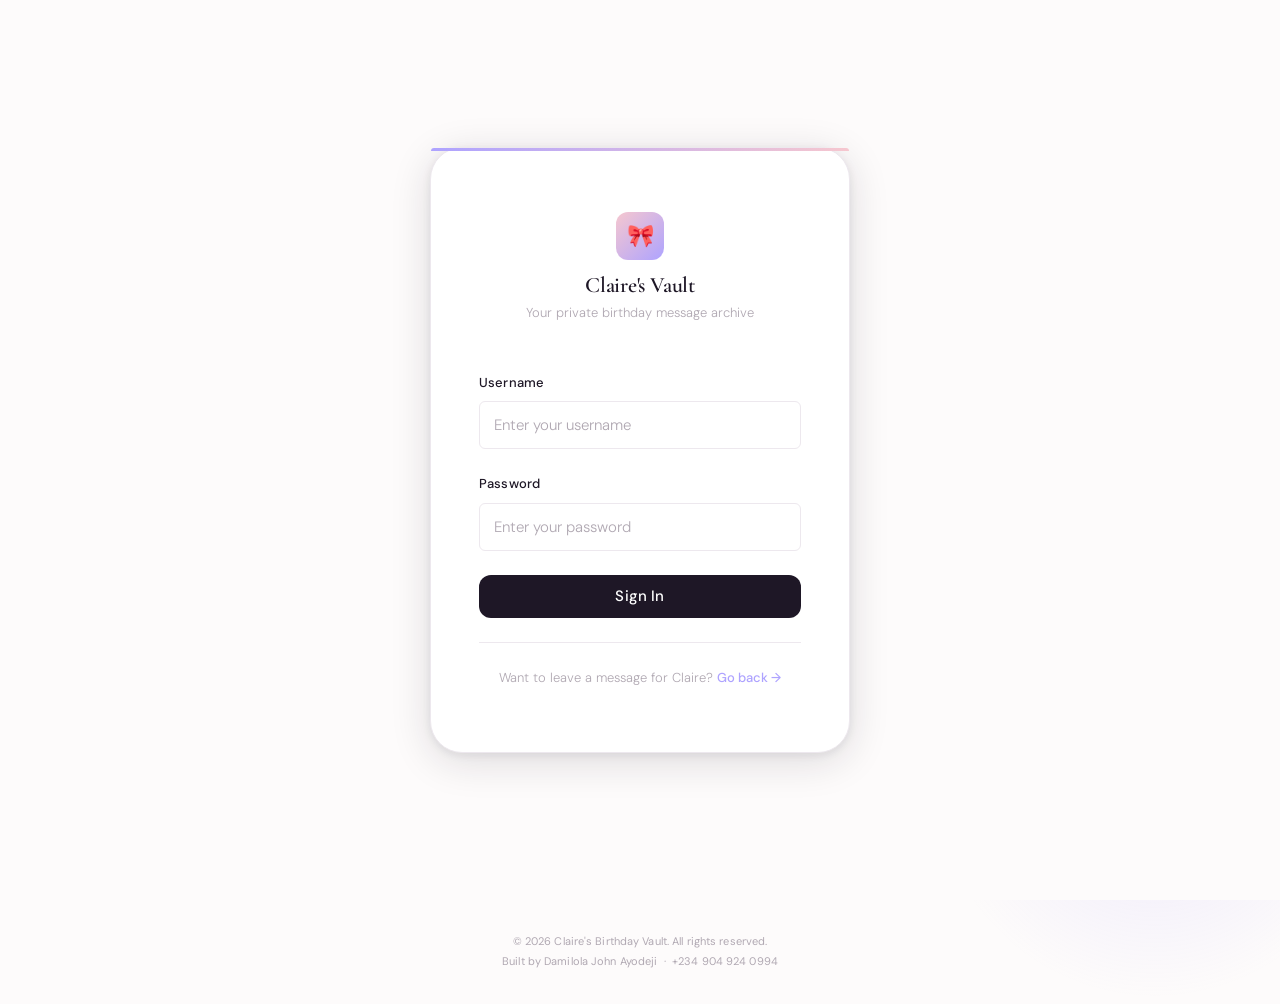
<file: login.html>
<!DOCTYPE html>
<html lang="en">
<head>
  <meta charset="UTF-8" />
  <meta name="viewport" content="width=device-width, initial-scale=1.0" />
  <title>Sign In — Claire's Birthday Vault</title>
  <link rel="stylesheet" href="styles.css" />
</head>
<body>

  <!-- Background blobs -->
  <div class="login-bg-blob-1"></div>
  <div class="login-bg-blob-2"></div>

  <div class="login-page">

    <div class="login-card">

      <!-- Logo -->
      <div class="login-logo">
        <div class="login-logo-icon">🎀</div>
        <h1>Claire's Vault</h1>
        <p>Your private birthday message archive</p>
      </div>

      <!-- Error -->
      <div class="login-error" id="login-error">
        Incorrect credentials. Please try again.
      </div>

      <!-- Form -->
      <div class="login-form" id="login-form">

        <div class="input-group">
          <label for="username">Username</label>
          <input
            type="text"
            id="username"
            name="username"
            placeholder="Enter your username"
            autocomplete="username"
          />
        </div>

        <div class="input-group">
          <label for="password">Password</label>
          <input
            type="password"
            id="password"
            name="password"
            placeholder="Enter your password"
            autocomplete="current-password"
          />
        </div>

        <button class="btn btn-primary btn-lg" id="login-btn" onclick="handleLogin()">
          <span id="login-label">Sign In</span>
          <div class="spinner" id="login-spinner" style="display:none;"></div>
        </button>

      </div>

      <div class="divider"></div>

      <p style="text-align:center; font-size: var(--text-sm); color: var(--muted); font-weight: 300;">
        Want to leave a message for Claire?
        <a href="index.html" style="color: var(--lavender); font-weight: 500;">Go back →</a>
      </p>

    </div>

  </div>

  <!-- FOOTER -->
  <footer style="position:relative; z-index:1; background:transparent; border-top:none;">
    <div class="container">
      <div class="footer-inner">
        <div>© 2026 Claire's Birthday Vault. All rights reserved.</div>
        <div>Built by Damilola John Ayodeji &nbsp;·&nbsp; +234 904 924 0994</div>
      </div>
    </div>
  </footer>

  <script>
    const CREDENTIALS = {
      username: 'Claire725',
      password: '12345678'
    };

    // Redirect if already logged in
    if (sessionStorage.getItem('cv_auth') === 'true') {
      window.location.href = 'dashboard.html';
    }

    // Enter key support
    document.addEventListener('keydown', (e) => {
      if (e.key === 'Enter') handleLogin();
    });

    async function handleLogin() {
      const username = document.getElementById('username').value.trim();
      const password = document.getElementById('password').value.trim();
      const errEl    = document.getElementById('login-error');
      const btn      = document.getElementById('login-btn');
      const label    = document.getElementById('login-label');
      const spinner  = document.getElementById('login-spinner');

      errEl.classList.remove('visible');

      if (!username || !password) {
        errEl.textContent = 'Please enter your username and password.';
        errEl.classList.add('visible');
        return;
      }

      btn.disabled = true;
      label.textContent = 'Signing in…';
      spinner.style.display = 'block';

      // Simulate slight delay for UX feel
      await new Promise(r => setTimeout(r, 600));

      if (username === CREDENTIALS.username && password === CREDENTIALS.password) {
        sessionStorage.setItem('cv_auth', 'true');
        window.location.href = 'dashboard.html';
      } else {
        errEl.textContent = 'Incorrect credentials. Please try again.';
        errEl.classList.add('visible');
        btn.disabled = false;
        label.textContent = 'Sign In';
        spinner.style.display = 'none';
      }
    }
  </script>

</body>
</html>
</file>
<file: styles.css>
/* ============================================
   CLAIRE'S BIRTHDAY VAULT — DESIGN SYSTEM
   Version 1.0
   ============================================ */

@import url('https://fonts.googleapis.com/css2?family=Cormorant+Garamond:ital,wght@0,300;0,400;0,600;1,300;1,400&family=DM+Sans:ital,wght@0,300;0,400;0,500;1,300&family=Playfair+Display:ital,wght@1,400&display=swap');

/* ---- CSS VARIABLES ---- */
:root {
  /* Brand Palette */
  --pink:       #f6c7cf;
  --lavender:   #aea3ff;
  --sky:        #aed3ff;
  --aqua:       #8ee5ee;
  --cyan:       #98f5ff;

  /* Neutrals */
  --white:      #ffffff;
  --off-white:  #fdfbfb;
  --surface:    #faf8f9;
  --border:     #ede8ee;
  --muted:      #b0a8b2;
  --body:       #4a4050;
  --heading:    #1e1726;

  /* Semantic */
  --error:      #e07080;
  --success:    #6dcfa0;

  /* Spacing Scale */
  --s-1:  4px;
  --s-2:  8px;
  --s-3:  12px;
  --s-4:  16px;
  --s-5:  24px;
  --s-6:  32px;
  --s-7:  48px;
  --s-8:  64px;
  --s-9:  96px;

  /* Type Scale */
  --text-xs:   11px;
  --text-sm:   13px;
  --text-base: 15px;
  --text-md:   17px;
  --text-lg:   22px;
  --text-xl:   30px;
  --text-2xl:  42px;
  --text-3xl:  58px;

  /* Radius */
  --radius-sm:  6px;
  --radius-md:  12px;
  --radius-lg:  20px;
  --radius-xl:  32px;

  /* Shadows */
  --shadow-subtle: 0 1px 4px rgba(30,23,38,0.06), 0 4px 16px rgba(30,23,38,0.04);
  --shadow-card:   0 2px 8px rgba(30,23,38,0.07), 0 8px 32px rgba(30,23,38,0.06);
  --shadow-modal:  0 8px 40px rgba(30,23,38,0.14), 0 2px 8px rgba(30,23,38,0.08);

  /* Transitions */
  --ease:       cubic-bezier(0.22, 0.68, 0, 1.2);
  --ease-out:   cubic-bezier(0.16, 1, 0.3, 1);
  --duration:   220ms;
}

/* ---- RESET & BASE ---- */
*, *::before, *::after {
  box-sizing: border-box;
  margin: 0;
  padding: 0;
}

html {
  font-size: 16px;
  -webkit-font-smoothing: antialiased;
  -moz-osx-font-smoothing: grayscale;
  scroll-behavior: smooth;
}

body {
  font-family: 'DM Sans', sans-serif;
  font-weight: 400;
  font-size: var(--text-base);
  color: var(--body);
  background-color: var(--off-white);
  line-height: 1.65;
  min-height: 100vh;
  display: flex;
  flex-direction: column;
}

img { display: block; max-width: 100%; }

a {
  color: inherit;
  text-decoration: none;
}

/* ---- TYPOGRAPHY ---- */
.font-display {
  font-family: 'Cormorant Garamond', Georgia, serif;
}

h1, h2, h3, h4 {
  font-family: 'Cormorant Garamond', Georgia, serif;
  color: var(--heading);
  line-height: 1.2;
  font-weight: 600;
  letter-spacing: -0.01em;
}

.text-xs    { font-size: var(--text-xs); }
.text-sm    { font-size: var(--text-sm); }
.text-base  { font-size: var(--text-base); }
.text-md    { font-size: var(--text-md); }
.text-lg    { font-size: var(--text-lg); }
.text-xl    { font-size: var(--text-xl); }
.text-2xl   { font-size: var(--text-2xl); }
.text-3xl   { font-size: var(--text-3xl); }

.text-muted   { color: var(--muted); }
.text-heading { color: var(--heading); }
.text-body    { color: var(--body); }

.weight-light  { font-weight: 300; }
.weight-normal { font-weight: 400; }
.weight-medium { font-weight: 500; }

/* ---- LAYOUT ---- */
.container {
  width: 100%;
  max-width: 1120px;
  margin: 0 auto;
  padding: 0 var(--s-5);
}

.container-sm {
  max-width: 560px;
  margin: 0 auto;
  padding: 0 var(--s-5);
}

main {
  flex: 1;
}

/* ---- NAV ---- */
.nav {
  position: sticky;
  top: 0;
  z-index: 100;
  background: rgba(253,251,251,0.92);
  backdrop-filter: blur(12px);
  -webkit-backdrop-filter: blur(12px);
  border-bottom: 1px solid var(--border);
}

.nav-inner {
  display: flex;
  align-items: center;
  justify-content: space-between;
  height: 60px;
  max-width: 1120px;
  margin: 0 auto;
  padding: 0 var(--s-5);
}

.nav-logo {
  font-family: 'Cormorant Garamond', serif;
  font-size: 18px;
  font-weight: 600;
  color: var(--heading);
  letter-spacing: 0.01em;
  display: flex;
  align-items: center;
  gap: var(--s-2);
}

.nav-logo .logo-dot {
  width: 7px;
  height: 7px;
  border-radius: 50%;
  background: var(--pink);
  flex-shrink: 0;
}

.nav-actions {
  display: flex;
  align-items: center;
  gap: var(--s-3);
}

/* ---- BUTTONS ---- */
.btn {
  display: inline-flex;
  align-items: center;
  justify-content: center;
  gap: var(--s-2);
  font-family: 'DM Sans', sans-serif;
  font-size: var(--text-sm);
  font-weight: 500;
  letter-spacing: 0.01em;
  border: none;
  border-radius: var(--radius-sm);
  cursor: pointer;
  transition: all var(--duration) var(--ease-out);
  padding: 9px var(--s-5);
  white-space: nowrap;
  line-height: 1;
  outline: none;
}

.btn:focus-visible {
  box-shadow: 0 0 0 3px rgba(174,163,255,0.4);
}

.btn-primary {
  background: var(--heading);
  color: var(--white);
}

.btn-primary:hover {
  background: #2e2440;
  transform: translateY(-1px);
  box-shadow: 0 4px 16px rgba(30,23,38,0.18);
}

.btn-primary:active {
  transform: translateY(0);
  box-shadow: none;
}

.btn-ghost {
  background: transparent;
  color: var(--body);
  border: 1px solid var(--border);
}

.btn-ghost:hover {
  background: var(--surface);
  border-color: #d5cdd8;
}

.btn-soft {
  background: var(--surface);
  color: var(--heading);
  border: 1px solid var(--border);
}

.btn-soft:hover {
  background: #f0ecf3;
  border-color: #ccc5d0;
}

.btn-danger {
  background: transparent;
  color: var(--error);
  border: 1px solid rgba(224,112,128,0.3);
}

.btn-danger:hover {
  background: rgba(224,112,128,0.08);
  border-color: var(--error);
}

.btn-sm {
  font-size: var(--text-xs);
  padding: 6px var(--s-3);
}

.btn-lg {
  font-size: var(--text-base);
  padding: 14px var(--s-7);
  border-radius: var(--radius-md);
}

.btn:disabled {
  opacity: 0.5;
  cursor: not-allowed;
  transform: none !important;
  box-shadow: none !important;
}

/* ---- INPUTS ---- */
.input-group {
  display: flex;
  flex-direction: column;
  gap: var(--s-2);
}

label {
  font-size: var(--text-sm);
  font-weight: 500;
  color: var(--heading);
  letter-spacing: 0.01em;
}

input, textarea {
  font-family: 'DM Sans', sans-serif;
  font-size: var(--text-base);
  color: var(--heading);
  background: var(--white);
  border: 1px solid var(--border);
  border-radius: var(--radius-sm);
  padding: 11px 14px;
  width: 100%;
  transition: border-color var(--duration), box-shadow var(--duration);
  outline: none;
  resize: none;
  line-height: 1.6;
}

input::placeholder, textarea::placeholder {
  color: var(--muted);
  font-weight: 300;
}

input:focus, textarea:focus {
  border-color: var(--lavender);
  box-shadow: 0 0 0 3px rgba(174,163,255,0.18);
}

textarea {
  min-height: 130px;
}

/* ---- CARDS ---- */
.card {
  background: var(--white);
  border: 1px solid var(--border);
  border-radius: var(--radius-lg);
  box-shadow: var(--shadow-card);
}

/* ---- FOOTER ---- */
footer {
  margin-top: auto;
  padding: var(--s-6) 0;
  border-top: 1px solid var(--border);
  text-align: center;
}

.footer-inner {
  font-size: var(--text-xs);
  color: var(--muted);
  line-height: 1.8;
  letter-spacing: 0.01em;
}

/* ---- BADGE ---- */
.badge {
  display: inline-flex;
  align-items: center;
  font-size: var(--text-xs);
  font-weight: 500;
  padding: 3px 9px;
  border-radius: 99px;
  letter-spacing: 0.02em;
}

.badge-pink {
  background: rgba(246,199,207,0.35);
  color: #b0606e;
}

.badge-lavender {
  background: rgba(174,163,255,0.2);
  color: #6558cc;
}

/* ---- TOAST / NOTIFICATION ---- */
.toast-container {
  position: fixed;
  bottom: var(--s-6);
  right: var(--s-6);
  z-index: 9999;
  display: flex;
  flex-direction: column;
  gap: var(--s-3);
  pointer-events: none;
}

.toast {
  background: var(--heading);
  color: var(--white);
  font-size: var(--text-sm);
  font-weight: 400;
  padding: 12px 18px;
  border-radius: var(--radius-md);
  box-shadow: var(--shadow-modal);
  pointer-events: all;
  animation: toastIn var(--duration) var(--ease-out) forwards;
  display: flex;
  align-items: center;
  gap: var(--s-3);
  max-width: 320px;
}

.toast.success { background: #1c3429; }
.toast.error   { background: #3a1a20; }

.toast-icon {
  font-size: 16px;
  flex-shrink: 0;
}

.toast.fade-out {
  animation: toastOut 300ms var(--ease-out) forwards;
}

@keyframes toastIn {
  from { opacity: 0; transform: translateY(12px) scale(0.96); }
  to   { opacity: 1; transform: translateY(0) scale(1); }
}

@keyframes toastOut {
  to { opacity: 0; transform: translateY(12px) scale(0.96); }
}

/* ---- MODAL ---- */
.modal-overlay {
  position: fixed;
  inset: 0;
  background: rgba(15, 10, 20, 0.55);
  backdrop-filter: blur(6px);
  -webkit-backdrop-filter: blur(6px);
  z-index: 1000;
  display: flex;
  align-items: center;
  justify-content: center;
  padding: var(--s-5);
  opacity: 0;
  transition: opacity 300ms var(--ease-out);
}

.modal-overlay.active {
  opacity: 1;
}

.modal-box {
  background: var(--white);
  border-radius: var(--radius-xl);
  box-shadow: var(--shadow-modal);
  width: 100%;
  max-width: 680px;
  max-height: 90vh;
  overflow-y: auto;
  transform: translateY(20px) scale(0.97);
  transition: transform 300ms var(--ease-out);
  scrollbar-width: thin;
}

.modal-overlay.active .modal-box {
  transform: translateY(0) scale(1);
}

.modal-header {
  display: flex;
  align-items: center;
  justify-content: space-between;
  padding: var(--s-5) var(--s-6);
  border-bottom: 1px solid var(--border);
}

.modal-header h3 {
  font-size: var(--text-lg);
  font-weight: 600;
}

.modal-close {
  width: 32px;
  height: 32px;
  border-radius: 50%;
  border: 1px solid var(--border);
  background: transparent;
  cursor: pointer;
  display: flex;
  align-items: center;
  justify-content: center;
  font-size: 16px;
  color: var(--muted);
  transition: all var(--duration);
}

.modal-close:hover {
  background: var(--surface);
  color: var(--heading);
}

.modal-body {
  padding: var(--s-6);
}

/* ---- LOADING SPINNER ---- */
.spinner {
  width: 16px;
  height: 16px;
  border: 2px solid rgba(255,255,255,0.3);
  border-top-color: white;
  border-radius: 50%;
  animation: spin 600ms linear infinite;
}

.spinner-dark {
  border-color: rgba(30,23,38,0.2);
  border-top-color: var(--heading);
}

@keyframes spin {
  to { transform: rotate(360deg); }
}

/* ---- DIVIDER ---- */
.divider {
  height: 1px;
  background: var(--border);
  margin: var(--s-5) 0;
}

/* ---- RESPONSIVE UTILITIES ---- */
@media (max-width: 640px) {
  :root {
    --text-2xl: 32px;
    --text-3xl: 42px;
  }

  .container, .container-sm {
    padding: 0 var(--s-4);
  }

  .hide-mobile { display: none !important; }
}


/* ==========================================
   PAGE: INDEX.HTML
   ========================================== */

/* Hero */
.hero {
  padding: var(--s-9) 0 var(--s-8);
  position: relative;
  overflow: hidden;
}

.hero::before {
  content: '';
  position: absolute;
  top: -60px;
  right: -100px;
  width: 500px;
  height: 500px;
  border-radius: 50%;
  background: radial-gradient(circle, rgba(246,199,207,0.35) 0%, transparent 70%);
  pointer-events: none;
}

.hero::after {
  content: '';
  position: absolute;
  bottom: -80px;
  left: -80px;
  width: 400px;
  height: 400px;
  border-radius: 50%;
  background: radial-gradient(circle, rgba(174,163,255,0.2) 0%, transparent 70%);
  pointer-events: none;
}

.hero-inner {
  display: grid;
  grid-template-columns: 1fr 1fr;
  gap: var(--s-9);
  align-items: center;
  position: relative;
  z-index: 1;
}

.hero-eyebrow {
  display: inline-flex;
  align-items: center;
  gap: var(--s-2);
  font-size: var(--text-xs);
  font-weight: 500;
  letter-spacing: 0.12em;
  text-transform: uppercase;
  color: var(--muted);
  margin-bottom: var(--s-4);
}

.hero-eyebrow-dot {
  width: 6px;
  height: 6px;
  border-radius: 50%;
  background: var(--pink);
}

.hero-title {
  font-size: clamp(36px, 5vw, 58px);
  font-weight: 300;
  line-height: 1.1;
  color: var(--heading);
  margin-bottom: var(--s-5);
}

.hero-title strong {
  font-weight: 600;
  font-style: italic;
}

.hero-sub {
  font-size: var(--text-md);
  color: var(--body);
  font-weight: 300;
  max-width: 380px;
  line-height: 1.7;
  margin-bottom: var(--s-6);
}

.hero-stats {
  display: flex;
  gap: var(--s-6);
}

.stat-item {
  display: flex;
  flex-direction: column;
  gap: 2px;
}

.stat-number {
  font-family: 'Cormorant Garamond', serif;
  font-size: 28px;
  font-weight: 600;
  color: var(--heading);
  line-height: 1;
}

.stat-label {
  font-size: var(--text-xs);
  color: var(--muted);
  letter-spacing: 0.05em;
  text-transform: uppercase;
}

/* Form Panel */
.form-panel {
  background: var(--white);
  border: 1px solid var(--border);
  border-radius: var(--radius-xl);
  padding: var(--s-7);
  box-shadow: var(--shadow-card);
  position: relative;
}

.form-panel::before {
  content: '';
  position: absolute;
  top: 0;
  left: 0;
  right: 0;
  height: 3px;
  background: linear-gradient(90deg, var(--pink) 0%, var(--lavender) 50%, var(--sky) 100%);
  border-radius: var(--radius-xl) var(--radius-xl) 0 0;
}

.form-panel-header {
  margin-bottom: var(--s-6);
}

.form-panel-title {
  font-size: var(--text-lg);
  font-weight: 600;
  margin-bottom: var(--s-2);
}

.form-panel-sub {
  font-size: var(--text-sm);
  color: var(--muted);
  font-weight: 300;
}

.form-stack {
  display: flex;
  flex-direction: column;
  gap: var(--s-5);
}

/* Success State */
.success-state {
  display: none;
  text-align: center;
  padding: var(--s-7) var(--s-5);
}

.success-state.visible {
  display: flex;
  flex-direction: column;
  align-items: center;
  gap: var(--s-4);
}

.success-icon {
  width: 56px;
  height: 56px;
  border-radius: 50%;
  background: rgba(109,207,160,0.15);
  display: flex;
  align-items: center;
  justify-content: center;
  font-size: 24px;
  margin: 0 auto;
}

.success-title {
  font-size: var(--text-xl);
  font-style: italic;
}

.success-sub {
  font-size: var(--text-sm);
  color: var(--muted);
  font-weight: 300;
}

/* Features row */
.features-row {
  padding: var(--s-8) 0;
  border-top: 1px solid var(--border);
}

.features-grid {
  display: grid;
  grid-template-columns: repeat(3, 1fr);
  gap: var(--s-6);
}

.feature-item {
  display: flex;
  flex-direction: column;
  gap: var(--s-3);
}

.feature-icon {
  width: 40px;
  height: 40px;
  border-radius: var(--radius-md);
  display: flex;
  align-items: center;
  justify-content: center;
  font-size: 18px;
}

.feature-icon-pink    { background: rgba(246,199,207,0.4); }
.feature-icon-lavender { background: rgba(174,163,255,0.25); }
.feature-icon-sky     { background: rgba(174,211,255,0.3); }

.feature-title {
  font-size: var(--text-base);
  font-weight: 600;
  color: var(--heading);
  font-family: 'Cormorant Garamond', serif;
}

.feature-desc {
  font-size: var(--text-sm);
  color: var(--muted);
  font-weight: 300;
  line-height: 1.65;
}

/* Hero responsive */
@media (max-width: 820px) {
  .hero-inner {
    grid-template-columns: 1fr;
    gap: var(--s-7);
  }

  .hero {
    padding: var(--s-7) 0 var(--s-6);
  }

  .hero::before, .hero::after { display: none; }

  .features-grid {
    grid-template-columns: 1fr;
    gap: var(--s-5);
  }
}


/* ==========================================
   PAGE: LOGIN.HTML
   ========================================== */

.login-page {
  min-height: 100vh;
  display: flex;
  flex-direction: column;
  align-items: center;
  justify-content: center;
  background: var(--off-white);
  padding: var(--s-5);
  position: relative;
  overflow: hidden;
}

.login-bg-blob-1 {
  position: fixed;
  top: -120px;
  left: -120px;
  width: 500px;
  height: 500px;
  border-radius: 50%;
  background: radial-gradient(circle, rgba(246,199,207,0.3) 0%, transparent 70%);
  pointer-events: none;
}

.login-bg-blob-2 {
  position: fixed;
  bottom: -100px;
  right: -100px;
  width: 450px;
  height: 450px;
  border-radius: 50%;
  background: radial-gradient(circle, rgba(174,163,255,0.2) 0%, transparent 70%);
  pointer-events: none;
}

.login-card {
  width: 100%;
  max-width: 420px;
  background: var(--white);
  border: 1px solid var(--border);
  border-radius: var(--radius-xl);
  box-shadow: var(--shadow-modal);
  padding: var(--s-8) var(--s-7);
  position: relative;
  z-index: 1;
}

.login-card::before {
  content: '';
  position: absolute;
  top: 0;
  left: 0;
  right: 0;
  height: 3px;
  background: linear-gradient(90deg, var(--lavender) 0%, var(--pink) 100%);
  border-radius: var(--radius-xl) var(--radius-xl) 0 0;
}

.login-logo {
  text-align: center;
  margin-bottom: var(--s-7);
}

.login-logo-icon {
  width: 48px;
  height: 48px;
  border-radius: var(--radius-md);
  background: linear-gradient(135deg, var(--pink) 0%, var(--lavender) 100%);
  margin: 0 auto var(--s-3);
  display: flex;
  align-items: center;
  justify-content: center;
  font-size: 22px;
}

.login-logo h1 {
  font-size: var(--text-lg);
  font-weight: 600;
}

.login-logo p {
  font-size: var(--text-sm);
  color: var(--muted);
  font-weight: 300;
  margin-top: 4px;
}

.login-form {
  display: flex;
  flex-direction: column;
  gap: var(--s-5);
}

.login-error {
  background: rgba(224,112,128,0.1);
  border: 1px solid rgba(224,112,128,0.25);
  border-radius: var(--radius-sm);
  padding: 10px 14px;
  font-size: var(--text-sm);
  color: var(--error);
  display: none;
}

.login-error.visible {
  display: block;
}


/* ==========================================
   PAGE: DASHBOARD.HTML
   ========================================== */

.dashboard-nav {
  position: sticky;
  top: 0;
  z-index: 100;
  background: rgba(253,251,251,0.92);
  backdrop-filter: blur(12px);
  -webkit-backdrop-filter: blur(12px);
  border-bottom: 1px solid var(--border);
}

.dashboard-nav-inner {
  display: flex;
  align-items: center;
  justify-content: space-between;
  height: 60px;
  max-width: 1120px;
  margin: 0 auto;
  padding: 0 var(--s-5);
}

/* Dashboard Page */
.dashboard-page {
  padding: var(--s-7) 0 var(--s-8);
}

/* Stats Bar */
.stats-bar {
  display: grid;
  grid-template-columns: repeat(3, 1fr);
  gap: var(--s-4);
  margin-bottom: var(--s-7);
}

.stat-card {
  background: var(--white);
  border: 1px solid var(--border);
  border-radius: var(--radius-lg);
  padding: var(--s-5) var(--s-5);
  display: flex;
  align-items: center;
  gap: var(--s-4);
}

.stat-card-icon {
  width: 44px;
  height: 44px;
  border-radius: var(--radius-md);
  display: flex;
  align-items: center;
  justify-content: center;
  font-size: 20px;
  flex-shrink: 0;
}

.stat-card-icon-pink { background: rgba(246,199,207,0.4); }
.stat-card-icon-lavender { background: rgba(174,163,255,0.22); }
.stat-card-icon-sky { background: rgba(174,211,255,0.3); }

.stat-card-content { flex: 1; }

.stat-card-value {
  font-family: 'Cormorant Garamond', serif;
  font-size: 28px;
  font-weight: 600;
  color: var(--heading);
  line-height: 1;
}

.stat-card-label {
  font-size: var(--text-xs);
  color: var(--muted);
  margin-top: 3px;
  letter-spacing: 0.04em;
}

/* Section Header */
.section-header {
  display: flex;
  align-items: center;
  justify-content: space-between;
  margin-bottom: var(--s-5);
}

.section-title {
  font-size: var(--text-xl);
  font-weight: 600;
}

.section-sub {
  font-size: var(--text-sm);
  color: var(--muted);
  font-weight: 300;
  margin-top: 2px;
}

/* Messages Grid */
.messages-grid {
  display: grid;
  grid-template-columns: repeat(auto-fill, minmax(300px, 1fr));
  gap: var(--s-5);
}

/* Message Card */
.message-card {
  background: var(--white);
  border: 1px solid var(--border);
  border-radius: var(--radius-lg);
  padding: var(--s-5);
  display: flex;
  flex-direction: column;
  gap: var(--s-4);
  transition: box-shadow var(--duration), transform var(--duration);
  animation: cardIn 350ms var(--ease-out) both;
}

.message-card:hover {
  box-shadow: var(--shadow-card);
  transform: translateY(-2px);
}

@keyframes cardIn {
  from { opacity: 0; transform: translateY(10px); }
  to   { opacity: 1; transform: translateY(0); }
}

.message-card-top {
  display: flex;
  align-items: flex-start;
  justify-content: space-between;
  gap: var(--s-3);
}

.message-card-avatar {
  width: 38px;
  height: 38px;
  border-radius: 50%;
  display: flex;
  align-items: center;
  justify-content: center;
  font-family: 'Cormorant Garamond', serif;
  font-size: 16px;
  font-weight: 600;
  color: var(--heading);
  flex-shrink: 0;
}

.message-card-info {
  flex: 1;
}

.message-card-name {
  font-weight: 500;
  font-size: var(--text-base);
  color: var(--heading);
  line-height: 1.3;
}

.message-card-date {
  font-size: var(--text-xs);
  color: var(--muted);
  margin-top: 2px;
}

.message-card-body {
  font-size: var(--text-sm);
  color: var(--body);
  font-weight: 300;
  line-height: 1.65;
  display: -webkit-box;
  -webkit-line-clamp: 3;
  -webkit-box-orient: vertical;
  overflow: hidden;
}

.message-card-actions {
  display: flex;
  gap: var(--s-2);
  flex-wrap: wrap;
  padding-top: var(--s-2);
  border-top: 1px solid var(--border);
}

/* Design Selector */
.design-selector {
  display: flex;
  gap: var(--s-3);
  margin-bottom: var(--s-5);
  flex-wrap: wrap;
}

.design-option {
  display: flex;
  align-items: center;
  gap: var(--s-2);
  padding: 8px 14px;
  border-radius: var(--radius-md);
  border: 2px solid var(--border);
  background: var(--white);
  cursor: pointer;
  font-size: var(--text-sm);
  font-weight: 500;
  color: var(--body);
  transition: all var(--duration);
  font-family: 'DM Sans', sans-serif;
}

.design-option .swatch {
  width: 14px;
  height: 14px;
  border-radius: 50%;
}

.design-option.active,
.design-option:hover {
  border-color: var(--lavender);
  color: var(--heading);
  background: rgba(174,163,255,0.08);
}

.design-option.active {
  border-color: var(--lavender);
}

/* Card Preview Canvas Area */
.card-preview-area {
  width: 100%;
  border-radius: var(--radius-lg);
  overflow: hidden;
  box-shadow: var(--shadow-card);
}

/* Empty State */
.empty-state {
  grid-column: 1 / -1;
  text-align: center;
  padding: var(--s-9) var(--s-5);
}

.empty-state-icon {
  font-size: 48px;
  margin-bottom: var(--s-4);
  opacity: 0.35;
}

.empty-state-title {
  font-size: var(--text-lg);
  font-weight: 600;
  color: var(--heading);
  margin-bottom: var(--s-2);
}

.empty-state-sub {
  font-size: var(--text-sm);
  color: var(--muted);
  font-weight: 300;
}

/* Loading state */
.loading-grid {
  display: grid;
  grid-template-columns: repeat(auto-fill, minmax(300px, 1fr));
  gap: var(--s-5);
}

.skeleton {
  background: linear-gradient(90deg, var(--border) 25%, #f0ecf3 50%, var(--border) 75%);
  background-size: 200% 100%;
  animation: shimmer 1.4s infinite;
  border-radius: var(--radius-md);
}

@keyframes shimmer {
  0%   { background-position: 200% 0; }
  100% { background-position: -200% 0; }
}

.skeleton-card {
  height: 200px;
  border-radius: var(--radius-lg);
}

@media (max-width: 820px) {
  .stats-bar {
    grid-template-columns: 1fr;
  }

  .messages-grid {
    grid-template-columns: 1fr;
  }
}


/* ==========================================
   BIRTHDAY CARD DESIGNS
   ========================================== */

/* Base card */
.bday-card {
  width: 700px;
  height: 480px;
  position: relative;
  overflow: hidden;
  display: flex;
  flex-direction: column;
  align-items: center;
  justify-content: center;
  padding: 52px 60px;
  box-sizing: border-box;
}

/* DESIGN 1: Elegant Pastel */
.card-pastel {
  background: #fdf6f8;
  border: 1px solid #f0dde3;
}

.card-pastel .card-bg-circle-1 {
  position: absolute;
  top: -80px;
  right: -80px;
  width: 280px;
  height: 280px;
  border-radius: 50%;
  background: radial-gradient(circle, rgba(246,199,207,0.5) 0%, transparent 70%);
}

.card-pastel .card-bg-circle-2 {
  position: absolute;
  bottom: -60px;
  left: -60px;
  width: 220px;
  height: 220px;
  border-radius: 50%;
  background: radial-gradient(circle, rgba(174,163,255,0.3) 0%, transparent 70%);
}

.card-pastel .card-ornament {
  position: absolute;
  top: 24px;
  left: 0;
  right: 0;
  display: flex;
  justify-content: center;
  gap: 6px;
}

.card-pastel .card-ornament span {
  display: inline-block;
  width: 32px;
  height: 3px;
  border-radius: 2px;
}

.card-pastel .card-ornament span:nth-child(1) { background: var(--pink); }
.card-pastel .card-ornament span:nth-child(2) { background: var(--lavender); }
.card-pastel .card-ornament span:nth-child(3) { background: var(--sky); }

.card-pastel .card-label {
  font-size: 10px;
  letter-spacing: 0.22em;
  text-transform: uppercase;
  color: #c09aaa;
  margin-bottom: 12px;
  font-family: 'DM Sans', sans-serif;
  font-weight: 500;
}

.card-pastel .card-message {
  font-family: 'Cormorant Garamond', Georgia, serif;
  color: #3a2632;
  text-align: center;
  line-height: 1.45;
  font-style: italic;
  position: relative;
  z-index: 1;
}

.card-pastel .card-sender {
  font-family: 'DM Sans', sans-serif;
  font-size: 12px;
  color: #a08090;
  margin-top: 18px;
  letter-spacing: 0.08em;
  font-weight: 400;
}

.card-pastel .card-bottom-ornament {
  position: absolute;
  bottom: 20px;
  left: 0;
  right: 0;
  display: flex;
  justify-content: center;
}

.card-pastel .card-bottom-ornament span {
  font-size: 18px;
  opacity: 0.4;
  letter-spacing: 6px;
}

/* DESIGN 2: Modern Colorful */
.card-colorful {
  background: #1a0f2e;
  color: white;
}

.card-colorful .card-bg-stripe-1 {
  position: absolute;
  top: 0;
  left: 0;
  width: 4px;
  height: 100%;
  background: linear-gradient(180deg, var(--pink) 0%, var(--lavender) 50%, var(--aqua) 100%);
}

.card-colorful .card-bg-stripe-2 {
  position: absolute;
  top: 0;
  right: 0;
  width: 4px;
  height: 100%;
  background: linear-gradient(180deg, var(--aqua) 0%, var(--lavender) 50%, var(--pink) 100%);
}

.card-colorful .card-bg-circle-top {
  position: absolute;
  top: -100px;
  left: 50%;
  transform: translateX(-50%);
  width: 340px;
  height: 340px;
  border-radius: 50%;
  background: radial-gradient(circle, rgba(174,163,255,0.2) 0%, transparent 70%);
}

.card-colorful .card-label {
  font-size: 10px;
  letter-spacing: 0.25em;
  text-transform: uppercase;
  color: var(--lavender);
  margin-bottom: 14px;
  font-family: 'DM Sans', sans-serif;
  font-weight: 500;
  opacity: 0.9;
}

.card-colorful .card-message {
  font-family: 'Cormorant Garamond', Georgia, serif;
  color: #ffffff;
  text-align: center;
  line-height: 1.4;
  position: relative;
  z-index: 1;
}

.card-colorful .card-sender {
  font-family: 'DM Sans', sans-serif;
  font-size: 12px;
  color: rgba(255,255,255,0.5);
  margin-top: 18px;
  letter-spacing: 0.08em;
  font-weight: 400;
}

.card-colorful .card-name-accent {
  position: absolute;
  top: 22px;
  left: 0;
  right: 0;
  text-align: center;
  font-family: 'Cormorant Garamond', serif;
  font-size: 11px;
  letter-spacing: 0.2em;
  text-transform: uppercase;
  color: rgba(255,255,255,0.3);
}

.card-colorful .card-stars {
  position: absolute;
  bottom: 22px;
  left: 0;
  right: 0;
  text-align: center;
  font-size: 14px;
  opacity: 0.5;
  letter-spacing: 8px;
}

/* DESIGN 3: Minimal Luxury */
.card-luxury {
  background: #f9f7f4;
  border: 1px solid #e8e2da;
}

.card-luxury .card-border-top {
  position: absolute;
  top: 0;
  left: 20px;
  right: 20px;
  height: 1px;
  background: linear-gradient(90deg, transparent, #c8b89a, transparent);
}

.card-luxury .card-border-bottom {
  position: absolute;
  bottom: 0;
  left: 20px;
  right: 20px;
  height: 1px;
  background: linear-gradient(90deg, transparent, #c8b89a, transparent);
}

.card-luxury .card-corner-tl,
.card-luxury .card-corner-tr,
.card-luxury .card-corner-bl,
.card-luxury .card-corner-br {
  position: absolute;
  width: 20px;
  height: 20px;
  border-color: #c8b89a;
  border-style: solid;
}

.card-luxury .card-corner-tl { top: 14px; left: 14px; border-width: 1px 0 0 1px; }
.card-luxury .card-corner-tr { top: 14px; right: 14px; border-width: 1px 1px 0 0; }
.card-luxury .card-corner-bl { bottom: 14px; left: 14px; border-width: 0 0 1px 1px; }
.card-luxury .card-corner-br { bottom: 14px; right: 14px; border-width: 0 1px 1px 0; }

.card-luxury .card-label {
  font-size: 9px;
  letter-spacing: 0.28em;
  text-transform: uppercase;
  color: #b0a090;
  margin-bottom: 16px;
  font-family: 'DM Sans', sans-serif;
  font-weight: 500;
}

.card-luxury .card-message {
  font-family: 'Cormorant Garamond', Georgia, serif;
  color: #2a221a;
  text-align: center;
  line-height: 1.5;
  position: relative;
  z-index: 1;
}

.card-luxury .card-divider {
  width: 40px;
  height: 1px;
  background: #c8b89a;
  margin: 16px auto 0;
}

.card-luxury .card-sender {
  font-family: 'DM Sans', sans-serif;
  font-size: 11px;
  color: #a09080;
  margin-top: 14px;
  letter-spacing: 0.12em;
  font-weight: 400;
  text-transform: uppercase;
}

/* Card inner content wrapper */
.card-inner-content {
  display: flex;
  flex-direction: column;
  align-items: center;
  justify-content: center;
  position: relative;
  z-index: 1;
  width: 100%;
}

/* Avatar colors for message cards */
.avatar-0 { background: rgba(246,199,207,0.5); }
.avatar-1 { background: rgba(174,163,255,0.3); }
.avatar-2 { background: rgba(174,211,255,0.35); }
.avatar-3 { background: rgba(142,229,238,0.35); }
.avatar-4 { background: rgba(152,245,255,0.35); }
</file>
